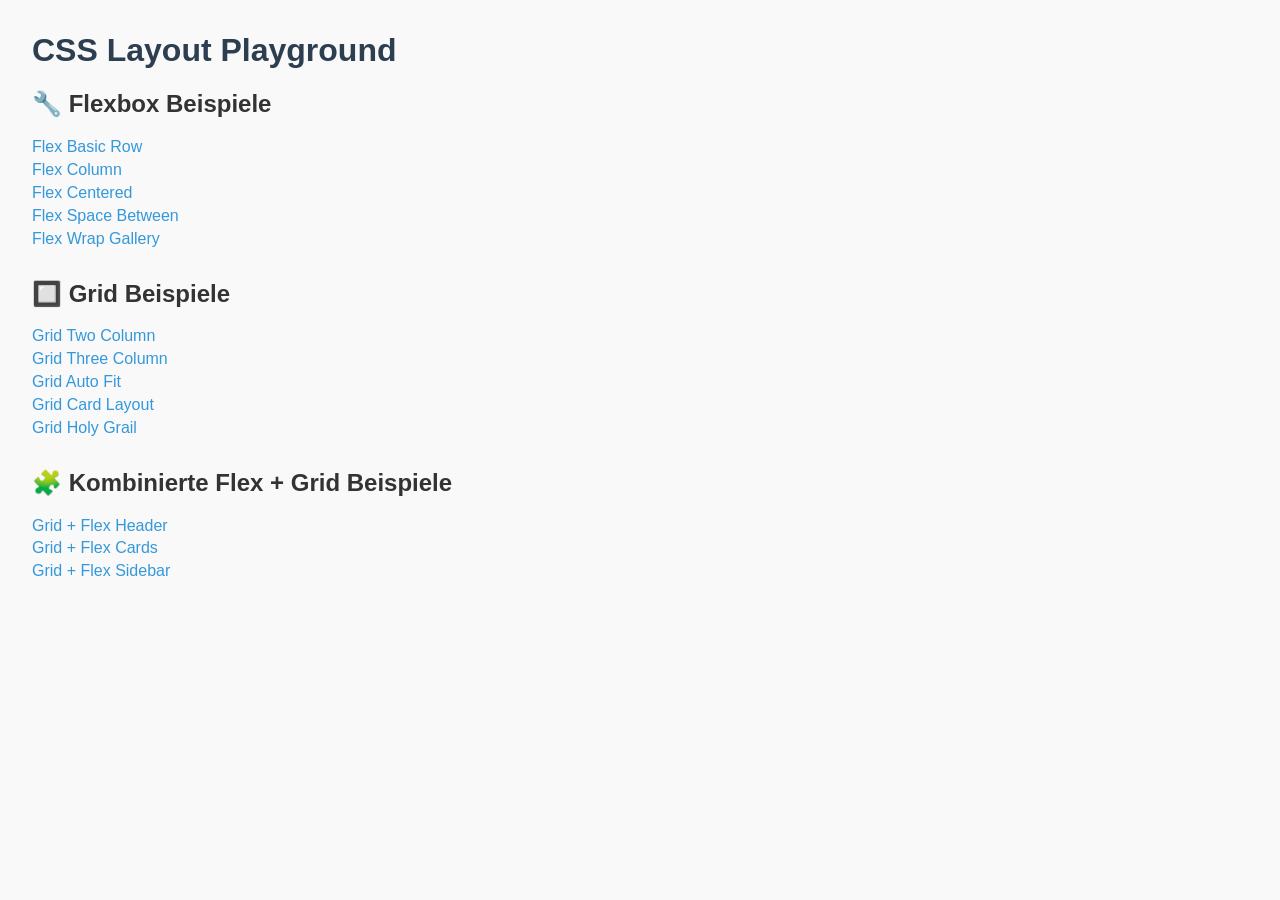
<file: 04-css-layouts/index.html>
<!DOCTYPE html>
<html lang="de">
<head>
    <meta charset="UTF-8">
    <title>CSS Layout Playground</title>
    <style>
        body {
            font-family: Arial, sans-serif;
            background: #f9f9f9;
            margin: 2rem;
            color: #333;
        }
        h1 {
            color: #2c3e50;
        }
        section {
            margin-bottom: 2rem;
        }
        ul {
            list-style: none;
            padding: 0;
        }
        li {
            margin: 0.3rem 0;
        }
        a {
            text-decoration: none;
            color: #3498db;
        }
        a:hover {
            text-decoration: underline;
        }
    </style>
</head>
<body>
    <h1>CSS Layout Playground</h1>

    <section>
        <h2>🔧 Flexbox Beispiele</h2>
        <ul>
            <li><a href="flex-basic-row.html">Flex Basic Row</a></li>
            <li><a href="flex-column.html">Flex Column</a></li>
            <li><a href="flex-centered.html">Flex Centered</a></li>
            <li><a href="flex-space-between.html">Flex Space Between</a></li>
            <li><a href="flex-wrap-gallery.html">Flex Wrap Gallery</a></li>
        </ul>
    </section>

    <section>
        <h2>🔲 Grid Beispiele</h2>
        <ul>
            <li><a href="grid-two-column.html">Grid Two Column</a></li>
            <li><a href="grid-three-column.html">Grid Three Column</a></li>
            <li><a href="grid-auto-fit.html">Grid Auto Fit</a></li>
            <li><a href="grid-card-layout.html">Grid Card Layout</a></li>
            <li><a href="grid-holy-grail.html">Grid Holy Grail</a></li>
        </ul>
    </section>

    <section>
        <h2>🧩 Kombinierte Flex + Grid Beispiele</h2>
        <ul>
            <li><a href="grid-flex-header.html">Grid + Flex Header</a></li>
            <li><a href="grid-flex-cards.html">Grid + Flex Cards</a></li>
            <li><a href="grid-flex-sidebar.html">Grid + Flex Sidebar</a></li>
        </ul>
    </section>
</body>
</html>
</file>
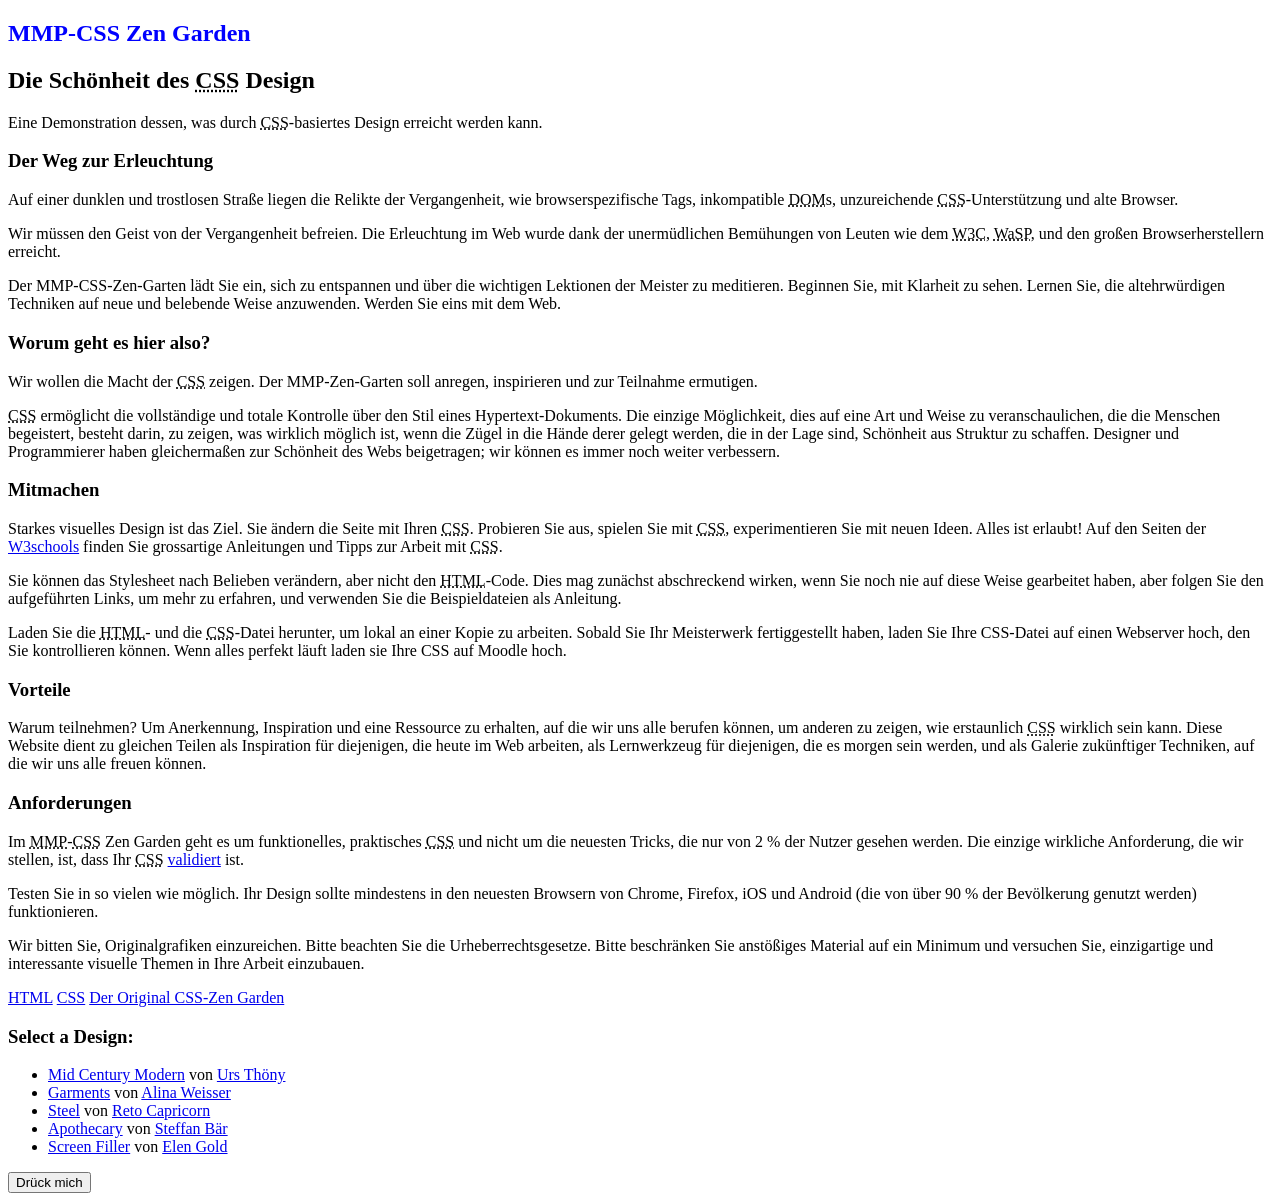
<file: 06-css-zen-garden/index.html>
<!DOCTYPE html>
<html lang="de">
  <head>
    <meta charset="utf-8" />
    <title>MMP-CSS Zen Garden: The Beauty of CSS Design</title>
    <link rel="stylesheet" media="screen" href="css/style.css" />
    <meta name="viewport" content="width=device-width, initial-scale=1.0" />
  </head>

  <body id="mmp-css-zen-garden">
    <div class="page-wrapper">
      <section class="intro" id="zen-intro">
        <header>
          <h1>MMP-CSS Zen Garden</h1>
          <h2>Die Schönheit des <abbr title="Cascading Style Sheets">CSS</abbr> Design</h2>
          <p>Eine Demonstration dessen, was durch <abbr title="Cascading Style Sheets">CSS</abbr>-basiertes Design erreicht werden kann.</p>
        </header>

        <article class="vorwort" id="zen-vorwort">
          <h3>Der Weg zur Erleuchtung</h3>
          <p>
            Auf einer dunklen und trostlosen Straße liegen die Relikte der Vergangenheit, wie browserspezifische Tags, inkompatible
            <abbr title="Document Object Model">DOM</abbr>s, unzureichende <abbr title="Cascading Style Sheets">CSS</abbr>-Unterstützung und
            alte Browser.
          </p>
          <p>
            Wir müssen den Geist von der Vergangenheit befreien. Die Erleuchtung im Web wurde dank der unermüdlichen Bemühungen von Leuten
            wie dem <abbr title="World Wide Web Consortium">W3C</abbr>, <abbr title="Web Standards Project">WaSP</abbr>, und den großen
            Browserherstellern erreicht.
          </p>
          <p>
            Der MMP-CSS-Zen-Garten lädt Sie ein, sich zu entspannen und über die wichtigen Lektionen der Meister zu meditieren. Beginnen
            Sie, mit Klarheit zu sehen. Lernen Sie, die altehrwürdigen Techniken auf neue und belebende Weise anzuwenden. Werden Sie eins
            mit dem Web.
          </p>
        </article>
      </section>

      <main class="auftrag" id="zen-auftrag">
        <article class="beschreibung" id="zen-beschreibung">
          <h3>Worum geht es hier also?</h3>
          <p>
            Wir wollen die Macht der <abbr title="Cascading Style Sheets">CSS</abbr> zeigen. Der MMP-Zen-Garten soll anregen, inspirieren
            und zur Teilnahme ermutigen.
          </p>
          <p>
            <abbr title="Cascading Style Sheets">CSS</abbr> ermöglicht die vollständige und totale Kontrolle über den Stil eines
            Hypertext-Dokuments. Die einzige Möglichkeit, dies auf eine Art und Weise zu veranschaulichen, die die Menschen begeistert,
            besteht darin, zu zeigen, was wirklich möglich ist, wenn die Zügel in die Hände derer gelegt werden, die in der Lage sind,
            Schönheit aus Struktur zu schaffen. Designer und Programmierer haben gleichermaßen zur Schönheit des Webs beigetragen; wir
            können es immer noch weiter verbessern.
          </p>
        </article>

        <article class="partizipation" id="zen-partizipation">
          <h3>Mitmachen</h3>
          <p>
            Starkes visuelles Design ist das Ziel. Sie ändern die Seite mit Ihren <abbr title="Cascading Style Sheets">CSS</abbr>. Probieren
            Sie aus, spielen Sie mit <abbr title="Cascading Style Sheets">CSS</abbr>, experimentieren Sie mit neuen Ideen. Alles ist
            erlaubt! Auf den Seiten der <a href="https://www.w3schools.com/css/default.asp">W3schools</a> finden Sie grossartige Anleitungen
            und Tipps zur Arbeit mit <abbr title="Cascading Style Sheets">CSS</abbr>.
          </p>
          <p>
            Sie können das Stylesheet nach Belieben verändern, aber nicht den <abbr title="HyperText Markup Language">HTML</abbr>-Code. Dies
            mag zunächst abschreckend wirken, wenn Sie noch nie auf diese Weise gearbeitet haben, aber folgen Sie den aufgeführten Links, um
            mehr zu erfahren, und verwenden Sie die Beispieldateien als Anleitung.
          </p>
          <p>
            Laden Sie die <abbr title="HyperText Markup Language">HTML</abbr>- und die <abbr title="Cascading Style Sheets">CSS</abbr>-Datei
            herunter, um lokal an einer Kopie zu arbeiten. Sobald Sie Ihr Meisterwerk fertiggestellt haben, laden Sie Ihre CSS-Datei auf
            einen Webserver hoch, den Sie kontrollieren können. Wenn alles perfekt läuft laden sie Ihre CSS auf Moodle hoch.
          </p>
        </article>

        <article class="vorteile" id="zen-vorteile">
          <h3>Vorteile</h3>
          <p>
            Warum teilnehmen? Um Anerkennung, Inspiration und eine Ressource zu erhalten, auf die wir uns alle berufen können, um anderen zu
            zeigen, wie erstaunlich <abbr title="Cascading Style Sheets">CSS</abbr> wirklich sein kann. Diese Website dient zu gleichen
            Teilen als Inspiration für diejenigen, die heute im Web arbeiten, als Lernwerkzeug für diejenigen, die es morgen sein werden,
            und als Galerie zukünftiger Techniken, auf die wir uns alle freuen können.
          </p>
        </article>

        <article class="voraussetzungen" id="zen-voraussetzungen">
          <h3>Anforderungen</h3>
          <p>
            Im <abbr title="MultiMedia Production">MMP</abbr>-<abbr title="Cascading Style Sheets">CSS</abbr> Zen Garden geht es um
            funktionelles, praktisches <abbr title="Cascading Style Sheets">CSS</abbr> und nicht um die neuesten Tricks, die nur von 2 % der
            Nutzer gesehen werden. Die einzige wirkliche Anforderung, die wir stellen, ist, dass Ihr
            <abbr title="Cascading Style Sheets">CSS</abbr> <a href="https://jigsaw.w3.org/css-validator/">validiert</a> ist.
          </p>
          <p>
            Testen Sie in so vielen wie möglich. Ihr Design sollte mindestens in den neuesten Browsern von Chrome, Firefox, iOS und Android
            (die von über 90 % der Bevölkerung genutzt werden) funktionieren.
          </p>
          <p>
            Wir bitten Sie, Originalgrafiken einzureichen. Bitte beachten Sie die Urheberrechtsgesetze. Bitte beschränken Sie anstößiges
            Material auf ein Minimum und versuchen Sie, einzigartige und interessante visuelle Themen in Ihre Arbeit einzubauen.
          </p>
        </article>
      </main>

      <footer>
        <a href="https://validator.w3.org" title="Kontrolliert die Validität des HTML-Codes" class="zen-validate-html">HTML</a>
        <a href="https://jigsaw.w3.org/css-validator/" title="Kontrolliert die Validität des CSS-Codes" class="zen-validate-css">CSS</a>
        <a href="http://csszengarden.com" title="Der Original CSS-Zen Garden" class="zen-original">Der Original CSS-Zen Garden</a>
      </footer>

      <aside class="sidebar">
        <div class="wrapper">
          <div class="design-auswahl" id="zen-design-auswahl">
            <h3 class="auswahl">Select a Design:</h3>
            <nav>
              <ul>
                <li><a href="#" class="design-name">Mid Century Modern</a> von <a href="#" class="designer-name">Urs Thöny</a></li>
                <li><a href="#" class="design-name">Garments</a> von <a href="#" class="designer-name">Alina Weisser</a></li>
                <li><a href="#" class="design-name">Steel</a> von <a href="#" class="designer-name">Reto Capricorn</a></li>
                <li><a href="#" class="design-name">Apothecary</a> von <a href="#" class="designer-name">Steffan Bär</a></li>
                <li><a href="#" class="design-name">Screen Filler</a> von <a href="#" class="designer-name">Elen Gold</a></li>
              </ul>
            </nav>
            <button id="zenBtn" class="button" aria-label="Klick">Drück mich</button>
          </div>
        </div>
      </aside>
    </div>
    <script src="js/script.js" defer></script>
  </body>
</html>
</file>
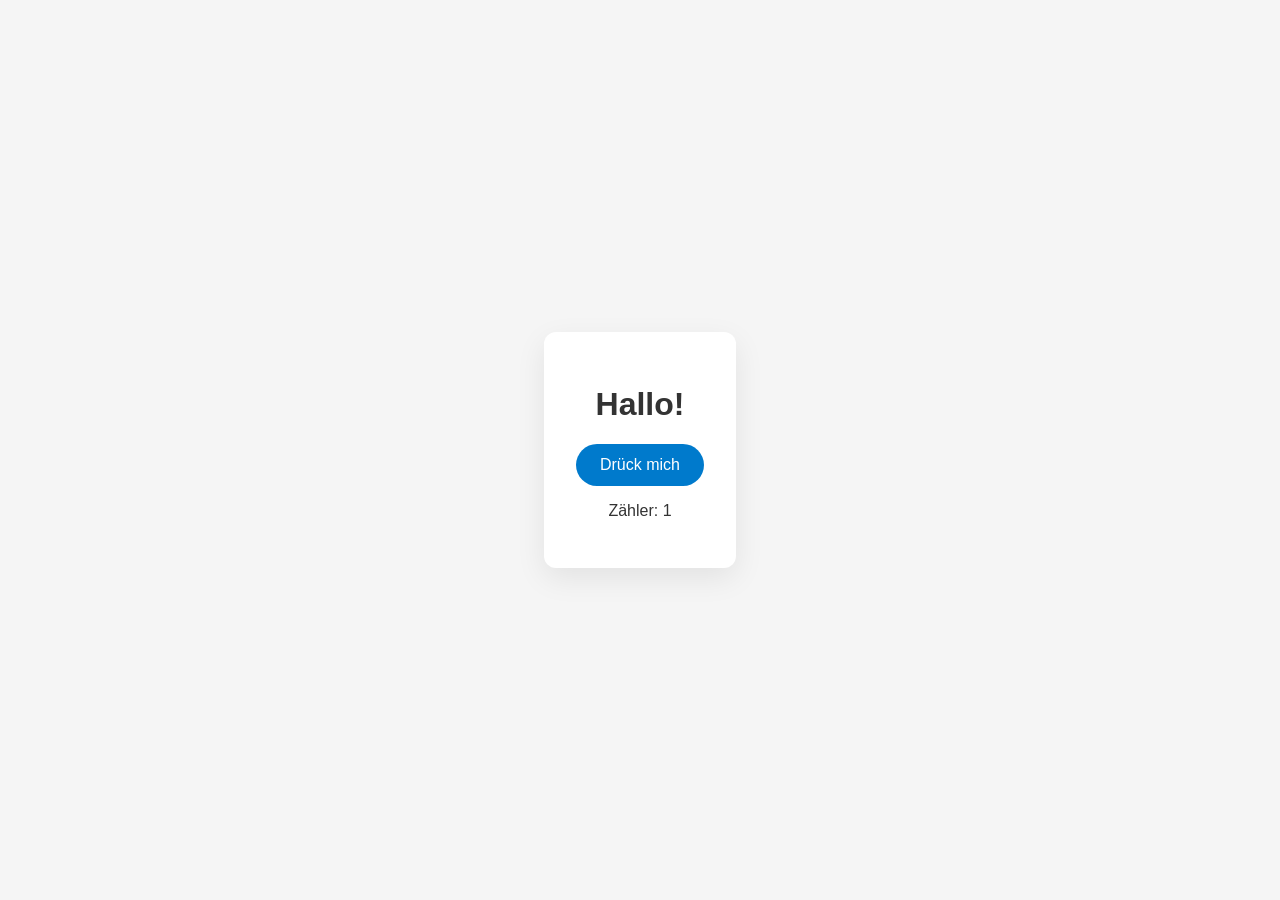
<file: 01-html-basics/examples/index.html>
<!DOCTYPE html>
<html lang="de">
  <head>
    <meta charset="UTF-8" />
    <meta name="viewport" content="width=device-width, initial-scale=1.0" />
    <title>Eine einfache HTML-Seite</title>
    <link rel="stylesheet" href="css/style.css" />
  </head>
  <body>
    <main class="card">
      <h1>Hallo!</h1>
      <button class="primary-button" type="button">Drück mich</button>
      <p>Zähler: <span id="counter-value">1</span></p>
    </main>
    <script src="js/script.js"></script>
  </body>
</html>
</file>
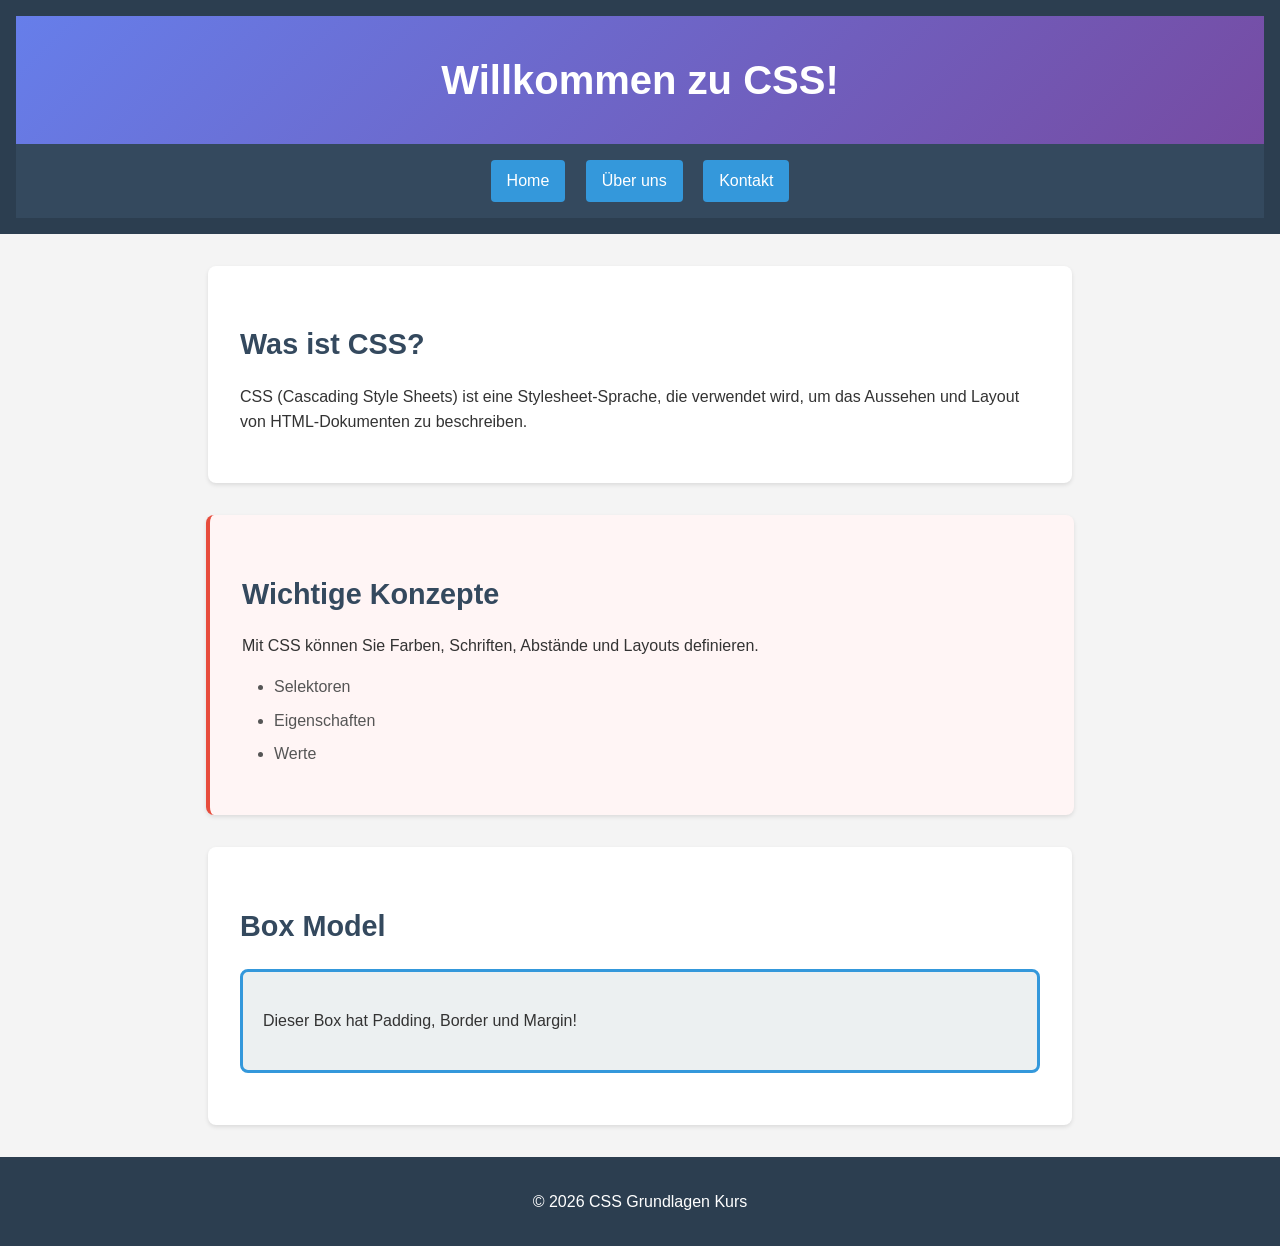
<file: 02-css-basics/examples/index.html>
<!DOCTYPE html>
<html lang="de">
<head>
    <meta charset="UTF-8">
    <meta name="viewport" content="width=device-width, initial-scale=1.0">
    <title>CSS Grundlagen - Beispiel</title>
    <link rel="stylesheet" href="css/style.css">
</head>
<body>
    <header>
        <h1 id="main-title">Willkommen zu CSS!</h1>
        <nav>
            <a href="#" class="nav-link">Home</a>
            <a href="#" class="nav-link">Über uns</a>
            <a href="#" class="nav-link">Kontakt</a>
        </nav>
    </header>

    <main>
        <section class="card">
            <h2>Was ist CSS?</h2>
            <p>CSS (Cascading Style Sheets) ist eine Stylesheet-Sprache, die verwendet wird, um das Aussehen und Layout von HTML-Dokumenten zu beschreiben.</p>
        </section>

        <section class="card highlight">
            <h2>Wichtige Konzepte</h2>
            <p>Mit CSS können Sie Farben, Schriften, Abstände und Layouts definieren.</p>
            <ul>
                <li class="list-item">Selektoren</li>
                <li class="list-item">Eigenschaften</li>
                <li class="list-item">Werte</li>
            </ul>
        </section>

        <section class="card">
            <h2>Box Model</h2>
            <div class="box-example">
                <p>Dieser Box hat Padding, Border und Margin!</p>
            </div>
        </section>
    </main>

    <footer>
        <p>&copy; 2026 CSS Grundlagen Kurs</p>
    </footer>
</body>
</html>
</file>
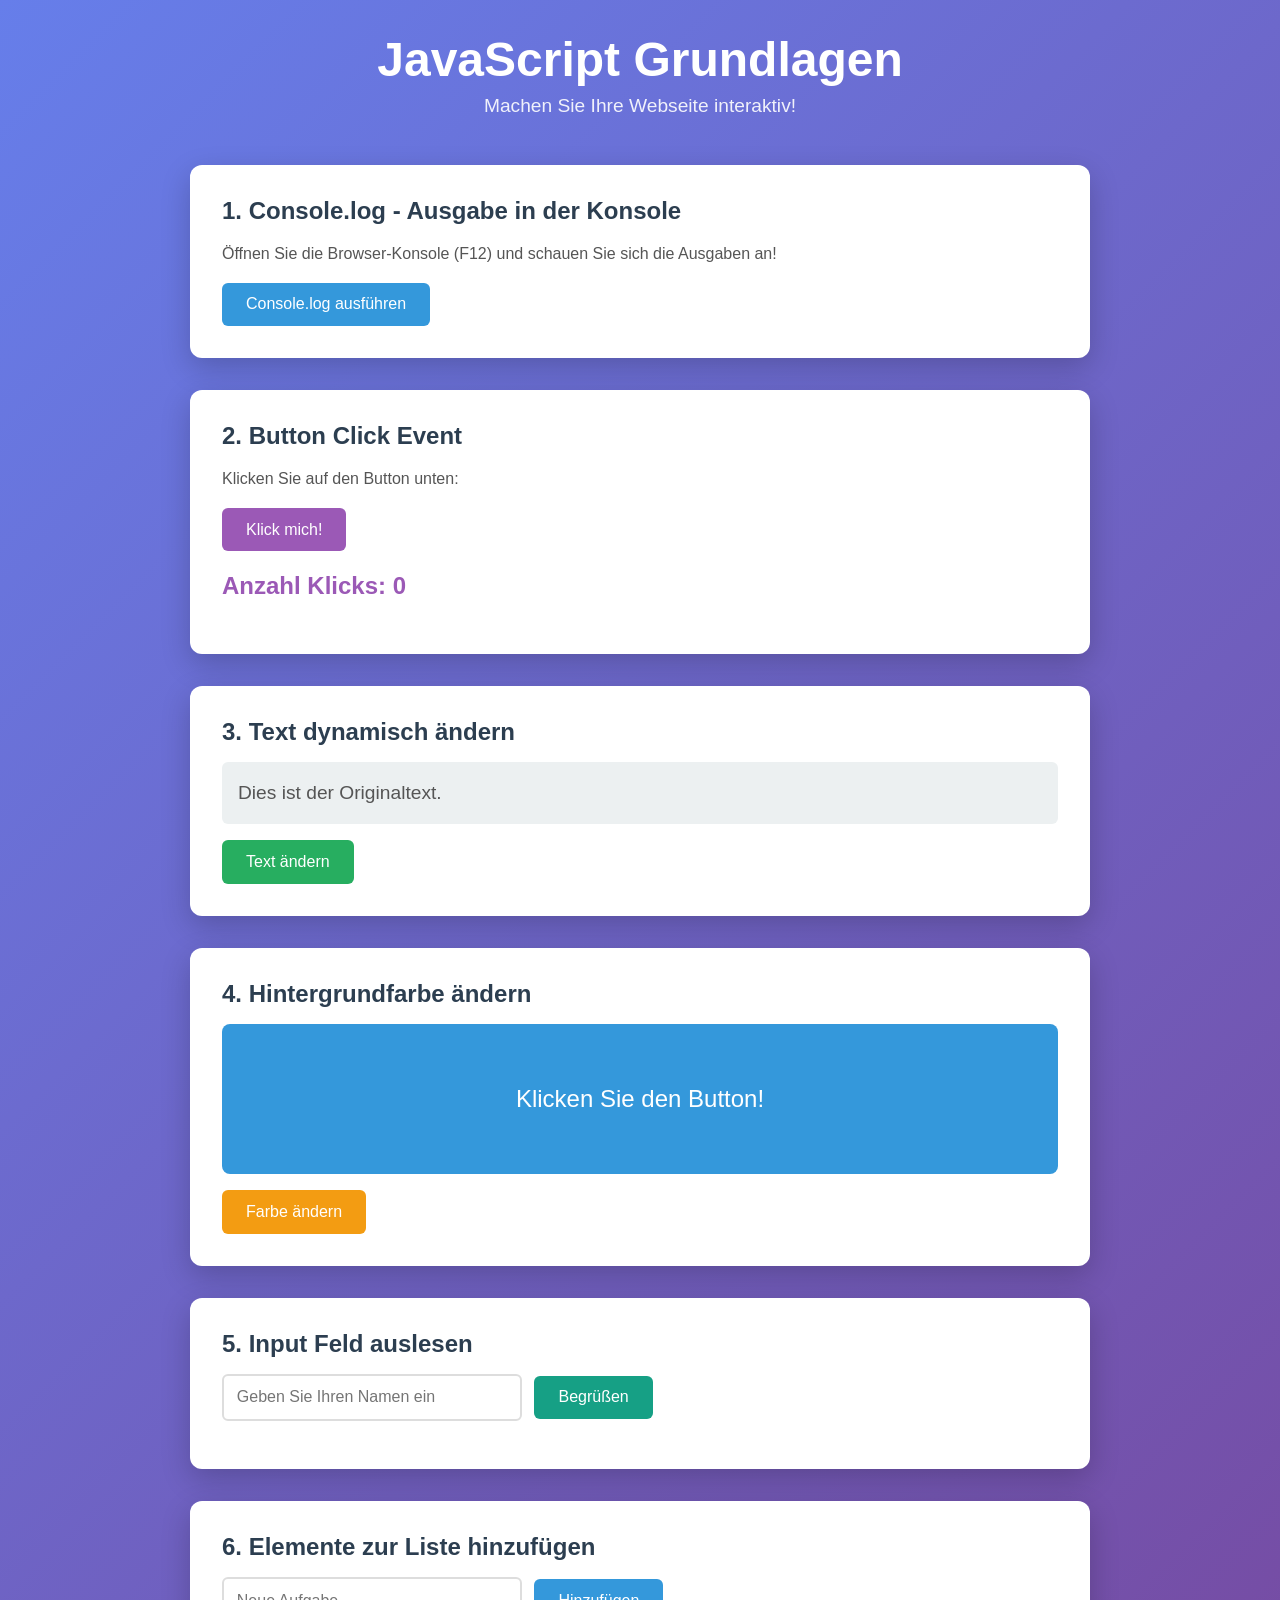
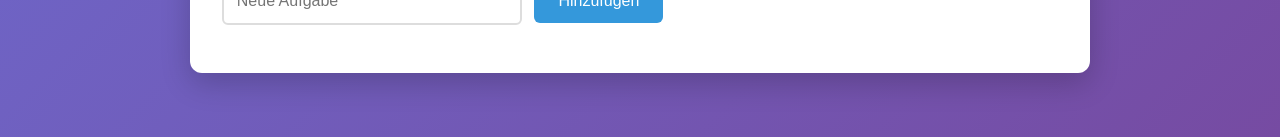
<file: 03-js-basics/examples/index.html>
<!DOCTYPE html>
<html lang="de">
<head>
    <meta charset="UTF-8">
    <meta name="viewport" content="width=device-width, initial-scale=1.0">
    <title>JavaScript Grundlagen - Beispiel</title>
    <link rel="stylesheet" href="css/style.css">
</head>
<body>
    <div class="container">
        <header>
            <h1>JavaScript Grundlagen</h1>
            <p class="subtitle">Machen Sie Ihre Webseite interaktiv!</p>
        </header>

        <main>
            <!-- Beispiel 1: Console.log -->
            <section class="card">
                <h2>1. Console.log - Ausgabe in der Konsole</h2>
                <p>Öffnen Sie die Browser-Konsole (F12) und schauen Sie sich die Ausgaben an!</p>
                <button id="console-button" class="btn">Console.log ausführen</button>
            </section>

            <!-- Beispiel 2: Button Click -->
            <section class="card">
                <h2>2. Button Click Event</h2>
                <p>Klicken Sie auf den Button unten:</p>
                <button id="click-button" class="btn btn-primary">Klick mich!</button>
                <p id="click-count">Anzahl Klicks: 0</p>
            </section>

            <!-- Beispiel 3: Text ändern -->
            <section class="card">
                <h2>3. Text dynamisch ändern</h2>
                <p id="dynamic-text">Dies ist der Originaltext.</p>
                <button id="change-text-button" class="btn btn-success">Text ändern</button>
            </section>

            <!-- Beispiel 4: Farbe ändern -->
            <section class="card">
                <h2>4. Hintergrundfarbe ändern</h2>
                <div id="color-box" class="color-box">
                    Klicken Sie den Button!
                </div>
                <button id="color-button" class="btn btn-warning">Farbe ändern</button>
            </section>

            <!-- Beispiel 5: Input Feld -->
            <section class="card">
                <h2>5. Input Feld auslesen</h2>
                <input type="text" id="name-input" placeholder="Geben Sie Ihren Namen ein">
                <button id="greet-button" class="btn btn-info">Begrüßen</button>
                <p id="greeting"></p>
            </section>

            <!-- Beispiel 6: Liste hinzufügen -->
            <section class="card">
                <h2>6. Elemente zur Liste hinzufügen</h2>
                <input type="text" id="todo-input" placeholder="Neue Aufgabe">
                <button id="add-todo-button" class="btn">Hinzufügen</button>
                <ul id="todo-list"></ul>
            </section>
        </main>
    </div>

    <!-- JavaScript-Datei IMMER am Ende des Body einbinden! -->
    <script src="js/script.js"></script>
</body>
</html>
</file>
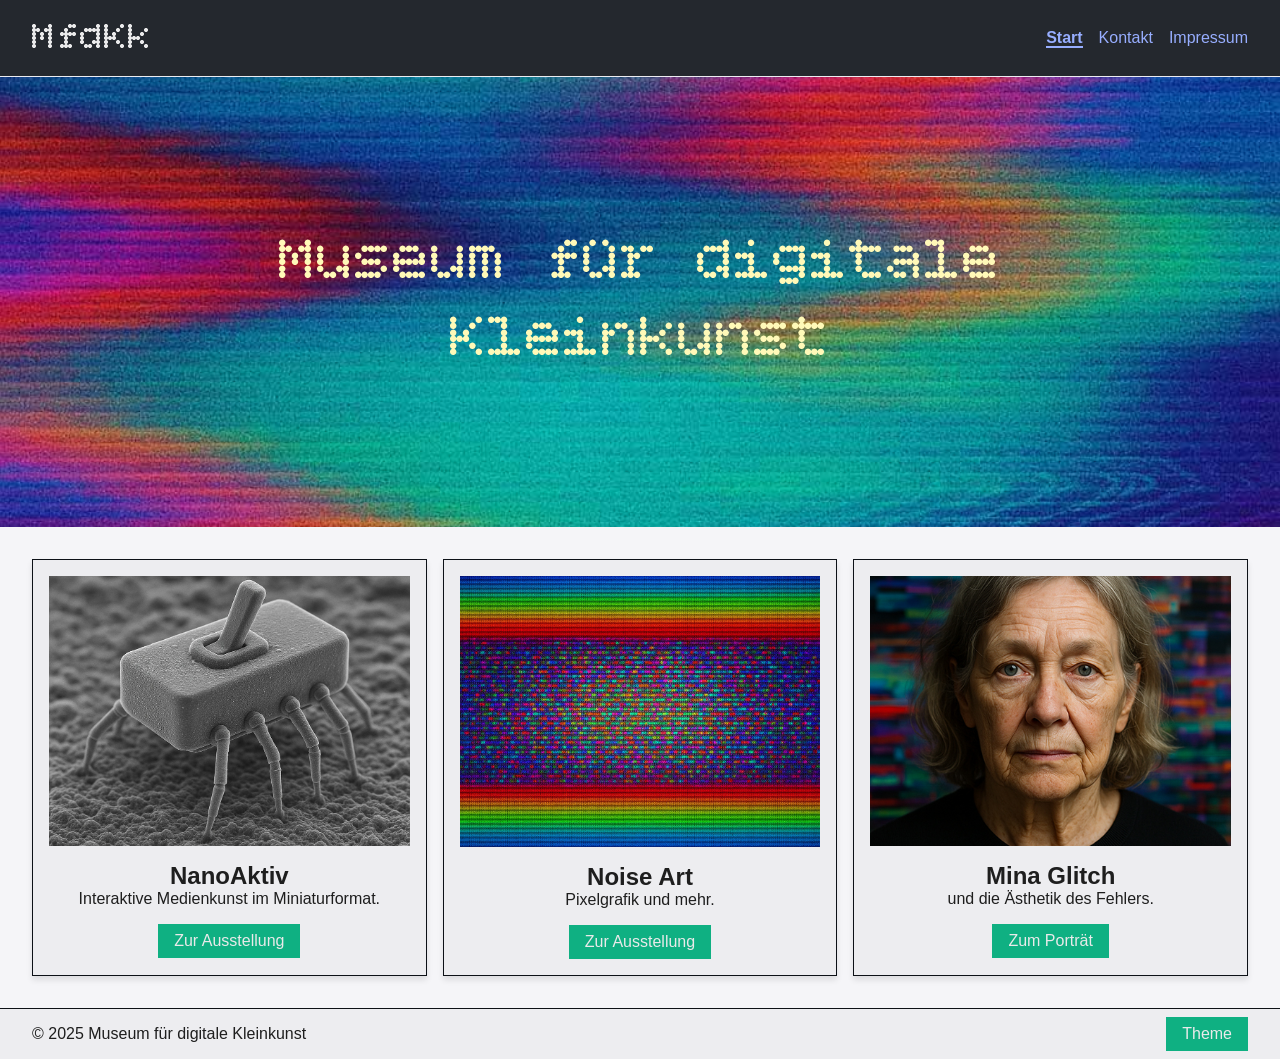
<file: 05-project-museum/examples/index.html>
<!DOCTYPE html>
<html lang="de">
  <head>
    <meta charset="UTF-8" />
    <meta name="viewport" content="width=device-width, initial-scale=1.0" />
    <title>Museum für digitale Kleinkunst</title>
    <link rel="stylesheet" href="css/style.css" />
  </head>
  <body data-theme="light">
    <nav class="topnav">
      <div class="logo">MfdKk</div>
      <ul>
        <li><a href="index.html" class="active">Start</a></li>
        <li><a href="kontakt.html">Kontakt</a></li>
        <li><a href="impressum.html">Impressum</a></li>
      </ul>
    </nav>

    <header class="hero">
      <div>
        <h1>Museum für digitale<br />Kleinkunst</h1>
      </div>
      <img src="img/hero.jpg" alt="Flimmern" />
    </header>

    <main>
      <section class="card-grid">
        <article class="card">
          <img src="img/nanoaktiv/title.jpg" alt="NanoAktiv" />
          <h2>NanoAktiv</h2>
          <p>Interaktive Medienkunst im Miniaturformat.</p>
          <a href="ausstellung-einzeln.html" class="button">Zur Ausstellung</a>
        </article>
        <article class="card">
          <img src="img/noise_art/title.jpg" alt="Noise Art" />
          <h2>Noise Art</h2>
          <p>Pixelgrafik und mehr.</p>
          <a href="ausstellung-einzeln.html" class="button">Zur Ausstellung</a>
        </article>
        <article class="card">
          <img src="img/mina_glitch/mina_glitch.jpg" alt="Mina Glitch" />
          <h2>Mina Glitch</h2>
          <p>und die Ästhetik des Fehlers.</p>
          <a href="kuenstler-einzeln.html" class="button">Zum Porträt</a>
        </article>
      </section>
    </main>
    <footer>
      <p>&copy; 2025 Museum für digitale Kleinkunst</p>
      <button id="toggle-theme" class="button" aria-label="Thema umschalten">Theme</button>
    </footer>
    <script src="js/theme-toggle.js" defer></script>
  </body>
</html>
</file>
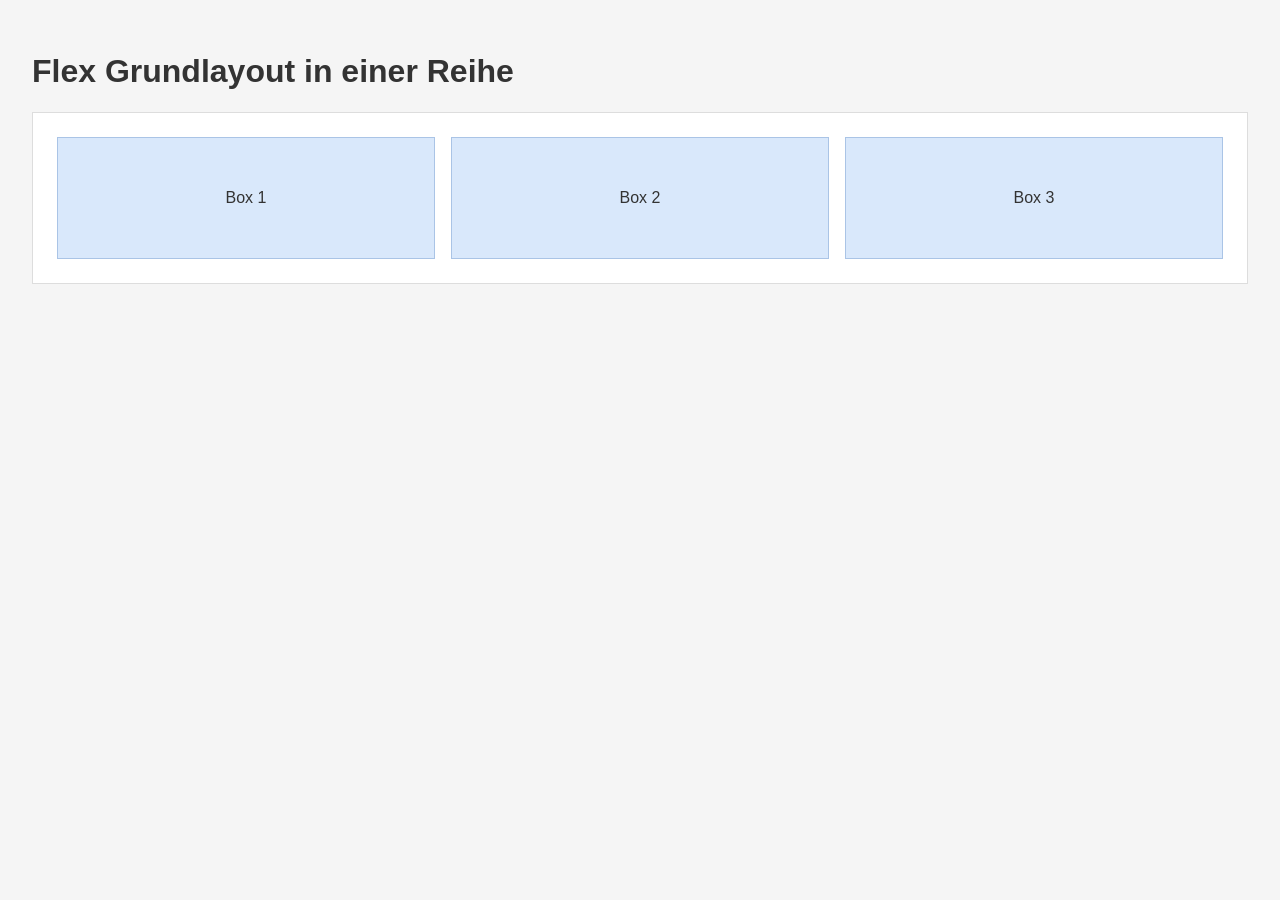
<file: 04-css-layouts/flex-basic-row.html>
<!DOCTYPE html>
<html lang="de">
  <head>
    <meta charset="UTF-8" />
    <title>Flex Basic Row</title>
    <style>
      body {
        font-family: Arial, sans-serif;
        margin: 0;
        padding: 2rem;
        background: #f5f5f5;
        color: #333;
      }

      .layout {
        display: flex;
        gap: 1rem;
        background: #fff;
        padding: 1.5rem;
        border: 1px solid #ddd;
      }

      .box {
        flex: 1;
        min-height: 120px;
        background: #d9e8fb;
        border: 1px solid #aac4e6;
        display: flex;
        align-items: center;
        justify-content: center;
      }
    </style>
  </head>
  <!--
  Diese Datei demonstriert die Verwendung von Flexbox mit horizontaler Anordnung der Boxen. Die Eigenschaft `justify-content: flex-start` sorgt dafür, dass alle Elemente am linken Rand beginnen.

  Verwendete Techniken:
  - CSS Flexbox oder Grid (siehe CSS-Regeln im Style-Bereich)
  - Strukturierung mit semantischem HTML
  - Zentrierung, Verteilung oder responsives Layout
  -->
  <body>
    <h1>Flex Grundlayout in einer Reihe</h1>
    <div class="layout">
      <div class="box">Box 1</div>
      <div class="box">Box 2</div>
      <div class="box">Box 3</div>
    </div>
  </body>
</html>
</file>
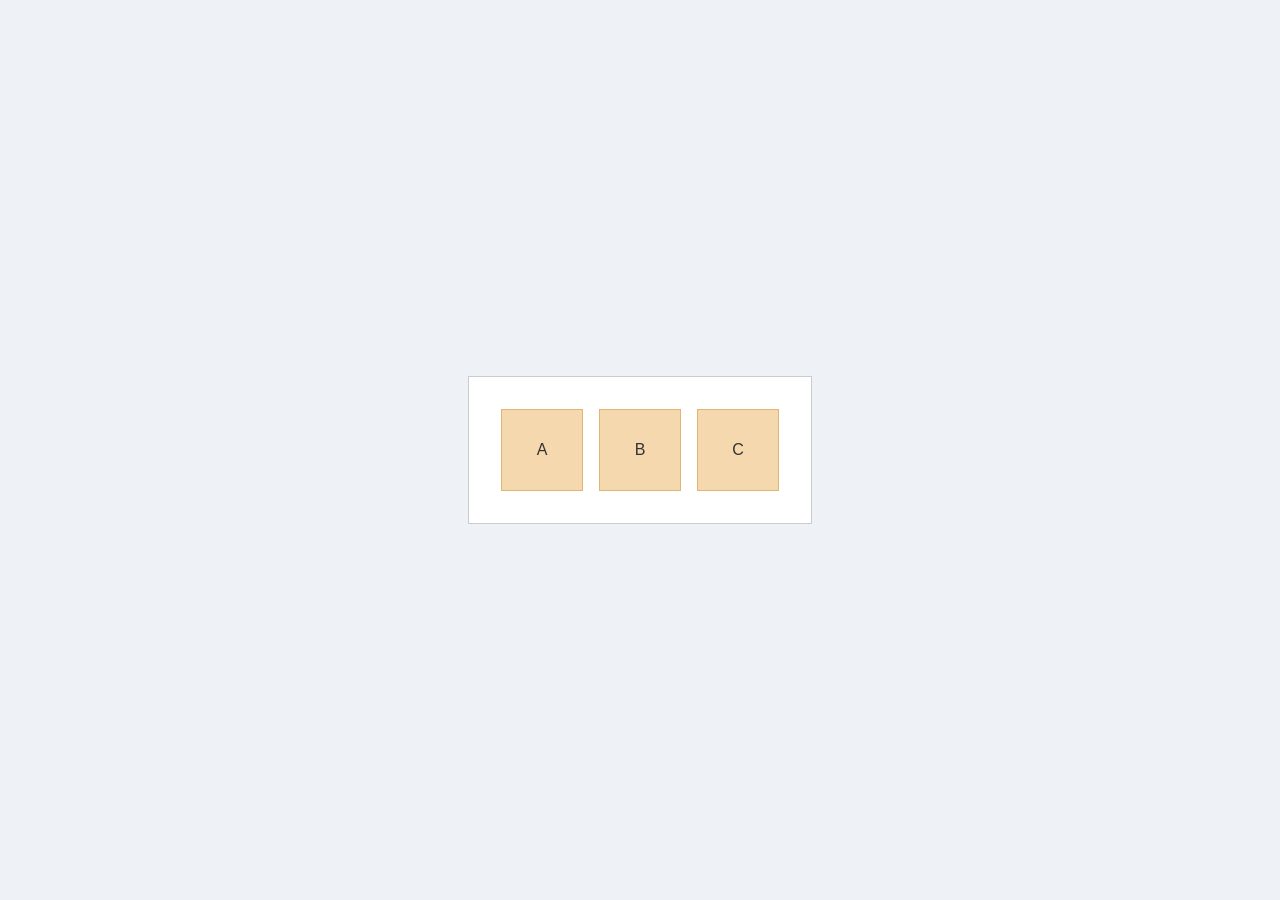
<file: 04-css-layouts/flex-centered.html>
<!DOCTYPE html>
<html lang="de">
  <head>
    <meta charset="UTF-8" />
    <title>Flex Centered Layout</title>
    <style>
      body {
        font-family: Arial, sans-serif;
        height: 100vh;
        margin: 0;
        display: flex;
        align-items: center;
        justify-content: center;
        background: #eef2f7;
        color: #333;
      }

      .layout {
        display: flex;
        align-items: center;
        justify-content: center;
        gap: 1rem;
        padding: 2rem;
        background: #fff;
        border: 1px solid #ccc;
      }

      .box {
        width: 80px;
        height: 80px;
        background: #f6d8ae;
        border: 1px solid #e2b574;
        display: flex;
        align-items: center;
        justify-content: center;
      }
    </style>
  </head>
  <!--
  Diese Seite zeigt, wie man Elemente mit Flexbox zentriert – sowohl vertikal als auch horizontal mit `justify-content: center` und `align-items: center`.

  Verwendete Techniken:
  - CSS Flexbox oder Grid (siehe CSS-Regeln im Style-Bereich)
  - Strukturierung mit semantischem HTML
  - Zentrierung, Verteilung oder responsives Layout
  -->
  <body>
    <div class="layout">
      <div class="box">A</div>
      <div class="box">B</div>
      <div class="box">C</div>
    </div>
  </body>
</html>
</file>
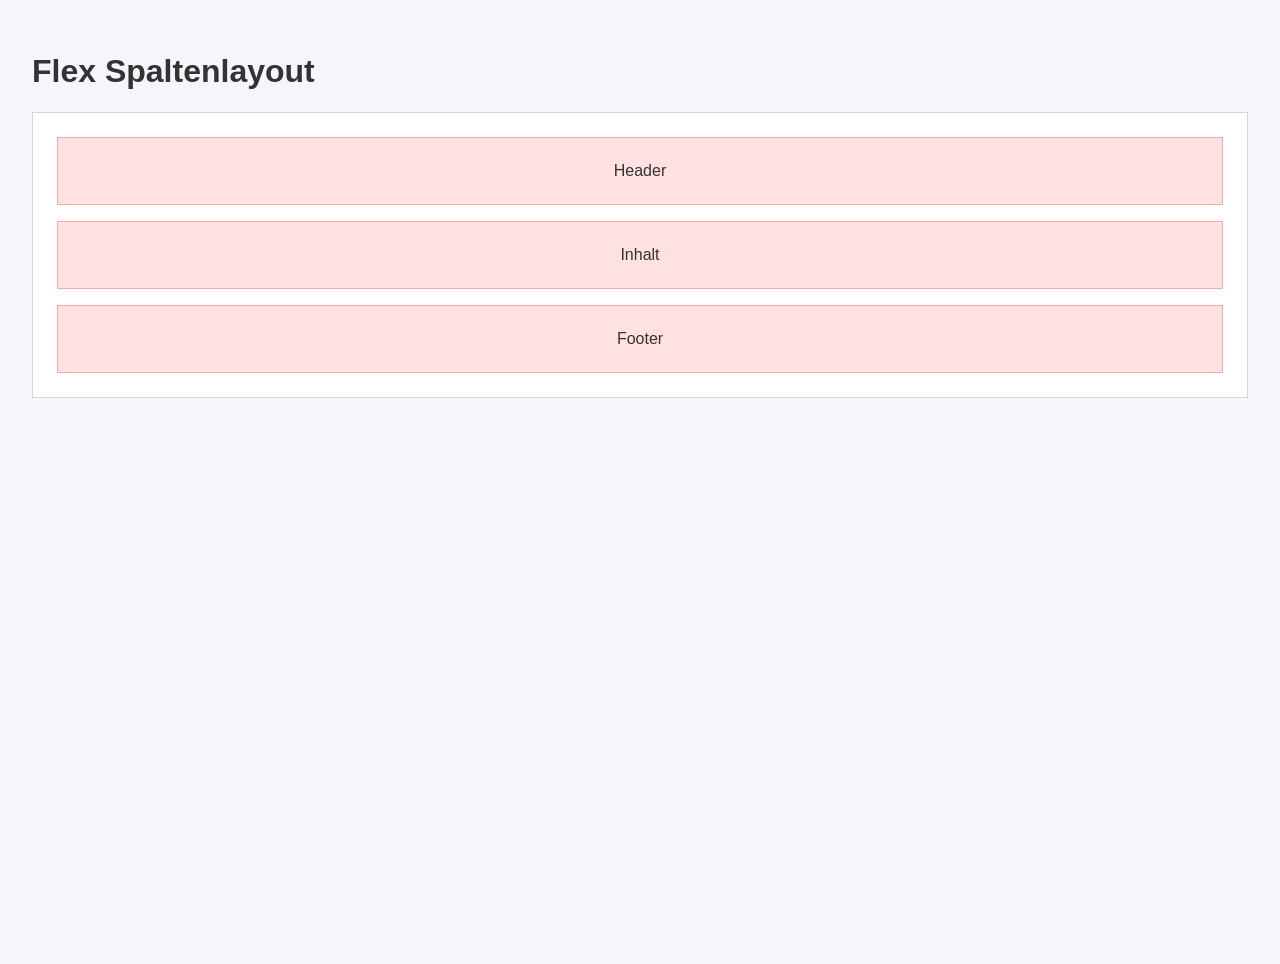
<file: 04-css-layouts/flex-column.html>
<!DOCTYPE html>
<html lang="de">
  <head>
    <meta charset="UTF-8" />
    <title>Flex Column Layout</title>
    <style>
      body {
        font-family: Arial, sans-serif;
        margin: 0;
        padding: 2rem;
        background: #f4f6fb;
        color: #333;
        min-height: 100vh;
      }

      .layout {
        display: flex;
        flex-direction: column;
        gap: 1rem;
        background: #fff;
        padding: 1.5rem;
        border: 1px solid #d0d7de;
      }

      .box {
        padding: 1.5rem;
        background: #ffe1e1;
        border: 1px solid #f3a9a9;
        text-align: center;
      }
    </style>
  </head>
  <!--
  Hier wird `flex-direction: column` verwendet, um die Boxen vertikal untereinander anzuordnen. Das ist nützlich für mobile Layouts oder Seitenleisten.

  Verwendete Techniken:
  - CSS Flexbox oder Grid (siehe CSS-Regeln im Style-Bereich)
  - Strukturierung mit semantischem HTML
  - Zentrierung, Verteilung oder responsives Layout
  -->
  <body>
    <h1>Flex Spaltenlayout</h1>
    <div class="layout">
      <div class="box">Header</div>
      <div class="box">Inhalt</div>
      <div class="box">Footer</div>
    </div>
  </body>
</html>
</file>
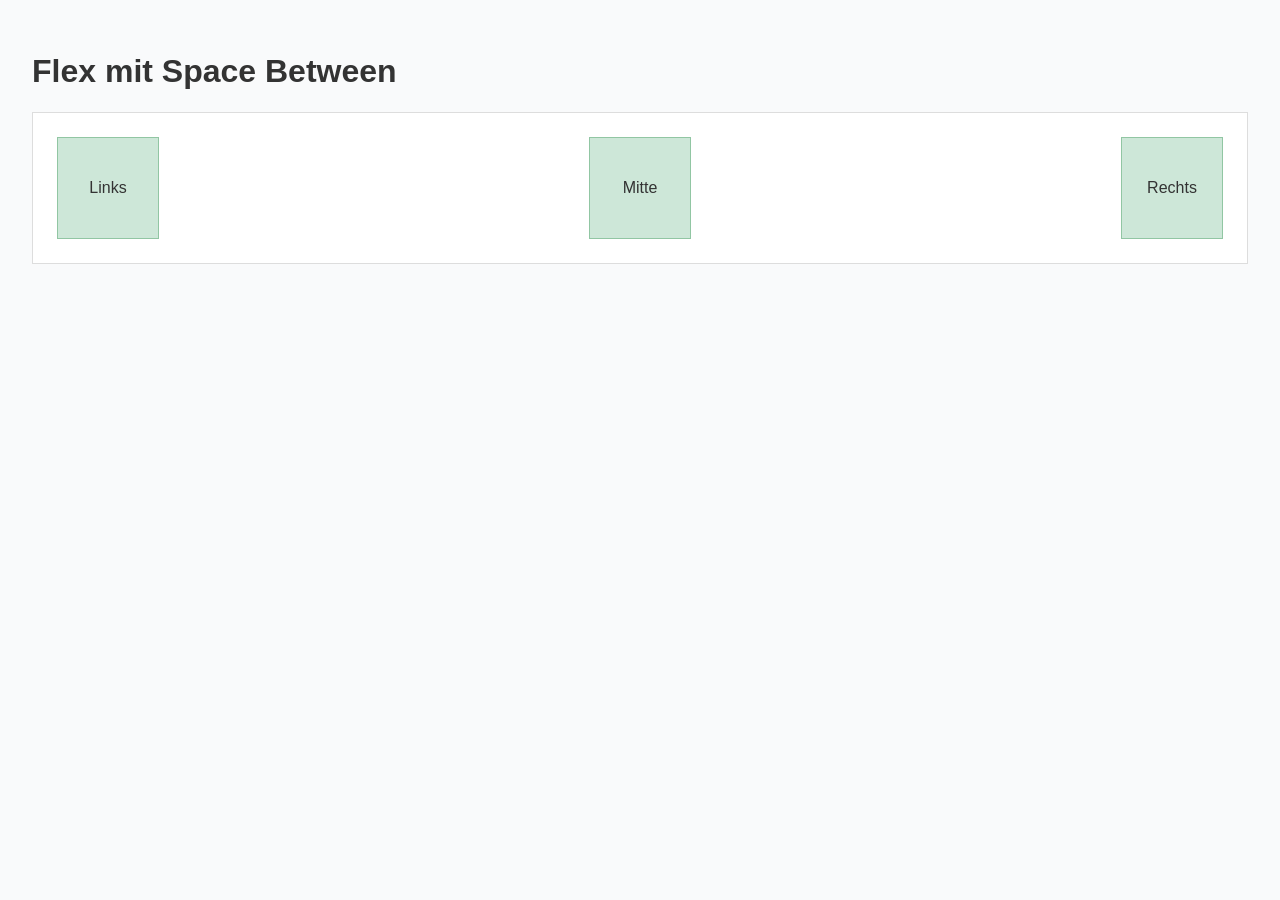
<file: 04-css-layouts/flex-space-between.html>
<!DOCTYPE html>
<html lang="de">
  <head>
    <meta charset="UTF-8" />
    <title>Flex Space Between</title>
    <style>
      body {
        font-family: Arial, sans-serif;
        margin: 0;
        padding: 2rem;
        background: #f9fafb;
        color: #333;
      }

      .layout {
        display: flex;
        justify-content: space-between;
        align-items: center;
        background: #fff;
        padding: 1.5rem;
        border: 1px solid #ddd;
      }

      .box {
        width: 100px;
        height: 100px;
        background: #cde7d8;
        border: 1px solid #91c6a3;
        display: flex;
        align-items: center;
        justify-content: center;
      }
    </style>
  </head>

  <!-- 
  display: flex;
  Dies aktiviert Flexbox im Container .layout. Alle direkten Kinder (.box) werden nun als Flex-Items behandelt.

  justify-content: space-between;
  Dies steuert die horizontale Verteilung (Hauptachse bei flex-direction: row):
    •	Das erste Element wird ganz links
    •	Das letzte ganz rechts
    •	Alle anderen werden gleichmässig dazwischen verteilt

  align-items: center;
  Dies steuert die vertikale Ausrichtung (Querachse):
    •	Alle .box-Elemente werden zentriert entlang der Höhe des Containers.

  Ergebnis:
  Die drei Boxen erscheinen horizontal nebeneinander, mit gleichmässigem Abstand zwischen den Boxen – aber nicht vor der ersten oder nach der letzten Box. -->

  <body>
    <h1>Flex mit Space Between</h1>
    <div class="layout">
      <div class="box">Links</div>
      <div class="box">Mitte</div>
      <div class="box">Rechts</div>
    </div>
  </body>
</html>
</file>
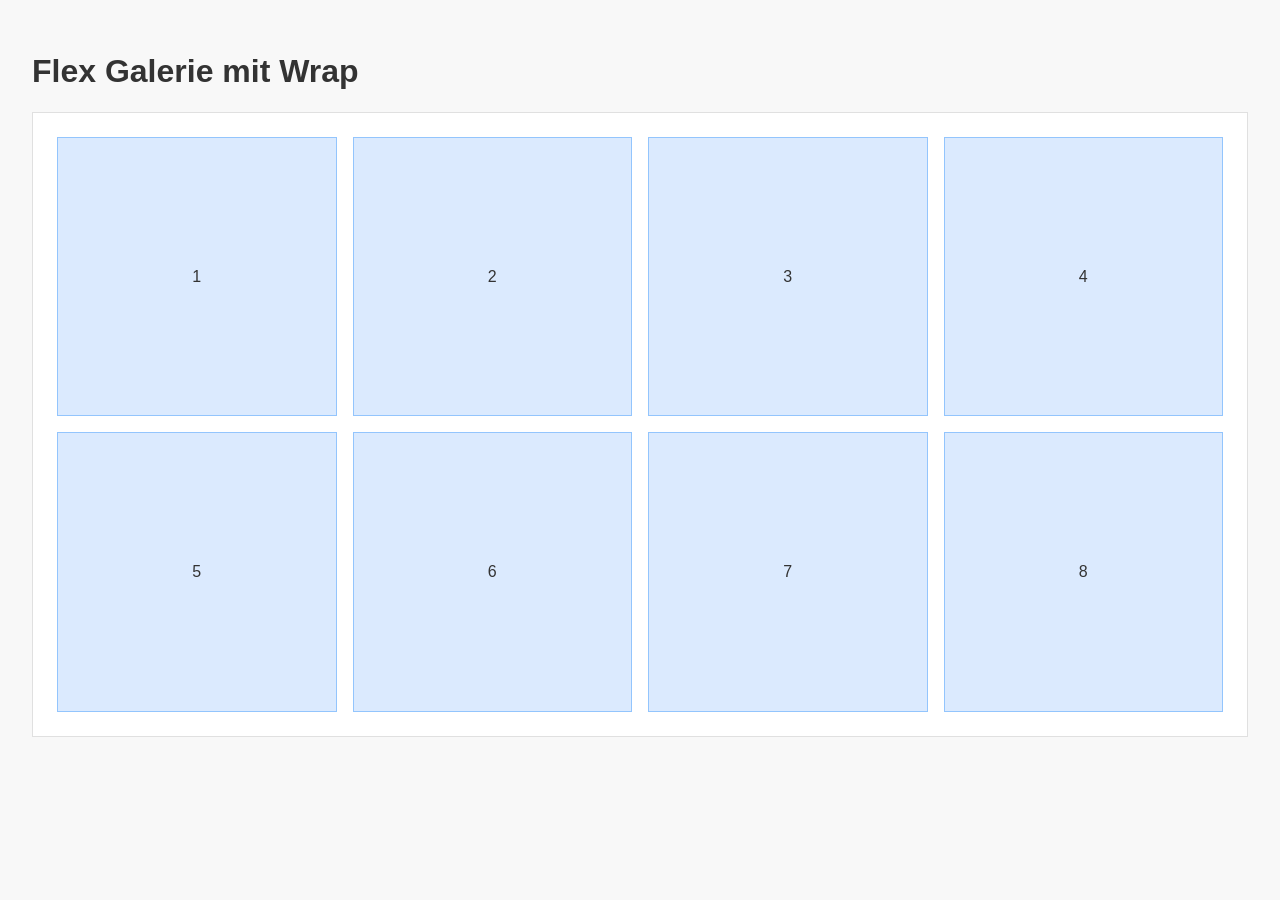
<file: 04-css-layouts/flex-wrap-gallery.html>
<!DOCTYPE html>
<html lang="de">
  <head>
    <meta charset="UTF-8" />
    <title>Flex Wrap Galerie</title>
    <style>
      body {
        font-family: Arial, sans-serif;
        margin: 0;
        padding: 2rem;
        background: #f8f8f8;
        color: #333;
      }

      .layout {
        display: flex;
        flex-wrap: wrap;
        gap: 1rem;
        background: #fff;
        padding: 1.5rem;
        border: 1px solid #e0e0e0;
      }

      .box {
        flex: 1 1 calc(25% - 1rem);
        min-width: 140px;
        aspect-ratio: 1 / 1;
        background: #dbeafe;
        border: 1px solid #93c5fd;
        display: flex;
        align-items: center;
        justify-content: center;
      }
    </style>
  </head>
  <!--
  Hier wird `flex-wrap: wrap` verwendet, um eine Galerie zu bauen, bei der sich die Boxen automatisch umbrechen, wenn der Platz nicht ausreicht.

  Verwendete Techniken:
  - CSS Flexbox oder Grid (siehe CSS-Regeln im Style-Bereich)
  - Strukturierung mit semantischem HTML
  - Zentrierung, Verteilung oder responsives Layout
  -->
  <body>
    <h1>Flex Galerie mit Wrap</h1>
    <div class="layout">
      <div class="box">1</div>
      <div class="box">2</div>
      <div class="box">3</div>
      <div class="box">4</div>
      <div class="box">5</div>
      <div class="box">6</div>
      <div class="box">7</div>
      <div class="box">8</div>
    </div>
  </body>
</html>
</file>
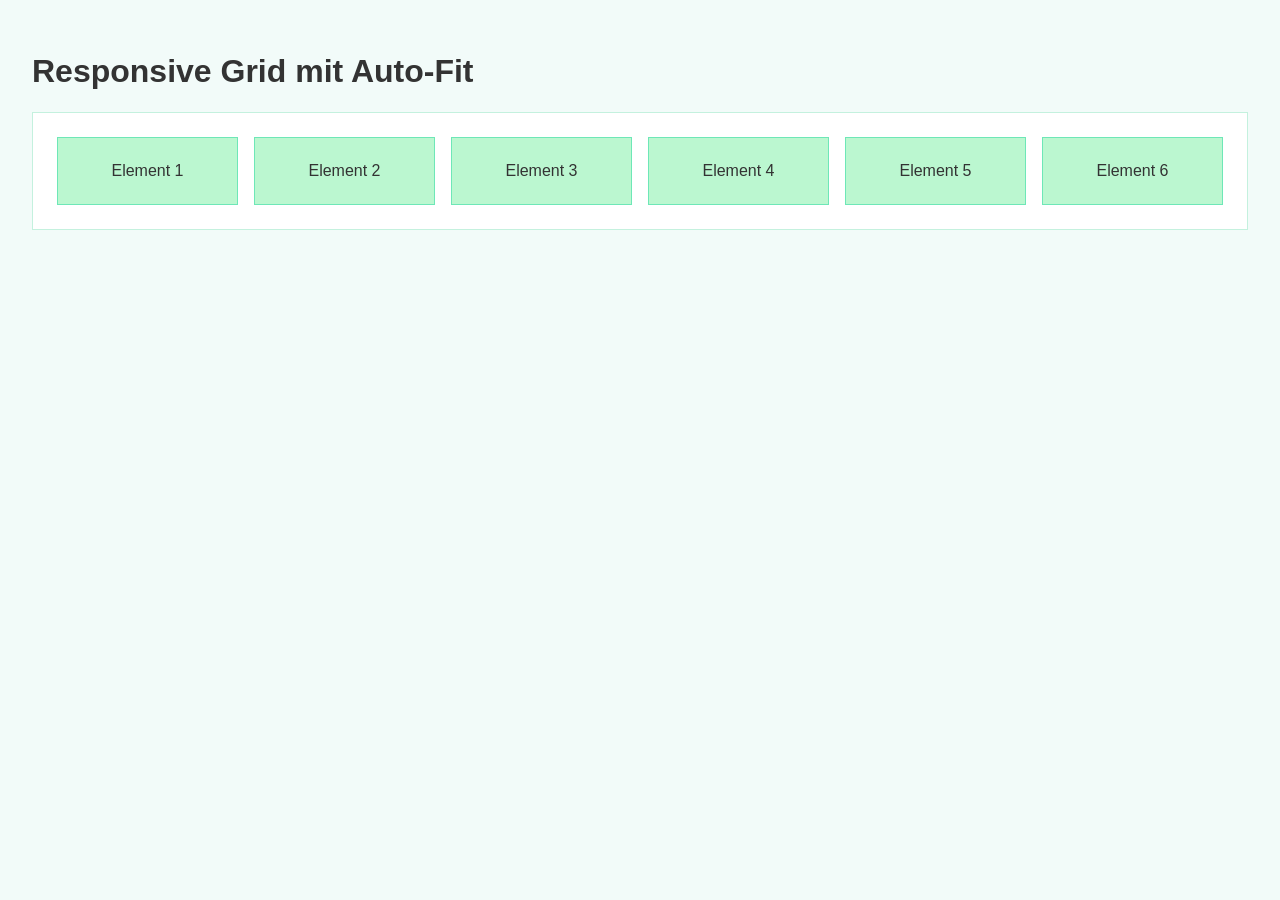
<file: 04-css-layouts/grid-auto-fit.html>
<!DOCTYPE html>
<html lang="de">
  <head>
    <meta charset="UTF-8" />
    <title>Grid Auto-Fit</title>
    <style>
      body {
        font-family: Arial, sans-serif;
        margin: 0;
        padding: 2rem;
        background: #f2fbf9;
        color: #333;
      }

      .layout {
        display: grid;
        grid-template-columns: repeat(auto-fit, minmax(160px, 1fr));
        gap: 1rem;
        background: #fff;
        padding: 1.5rem;
        border: 1px solid #c4f1de;
      }

      .box {
        padding: 1.5rem;
        background: #bbf7d0;
        border: 1px solid #6ee7b7;
        text-align: center;
      }
    </style>
  </head>
  <!--
  Verwendung von `auto-fit` mit `minmax()` für ein responsives Grid, das sich automatisch an die Bildschirmbreite anpasst.

  Verwendete Techniken:
  - CSS Flexbox oder Grid (siehe CSS-Regeln im Style-Bereich)
  - Strukturierung mit semantischem HTML
  - Zentrierung, Verteilung oder responsives Layout
  -->
  <body>
    <h1>Responsive Grid mit Auto-Fit</h1>
    <div class="layout">
      <div class="box">Element 1</div>
      <div class="box">Element 2</div>
      <div class="box">Element 3</div>
      <div class="box">Element 4</div>
      <div class="box">Element 5</div>
      <div class="box">Element 6</div>
    </div>
  </body>
</html>
</file>
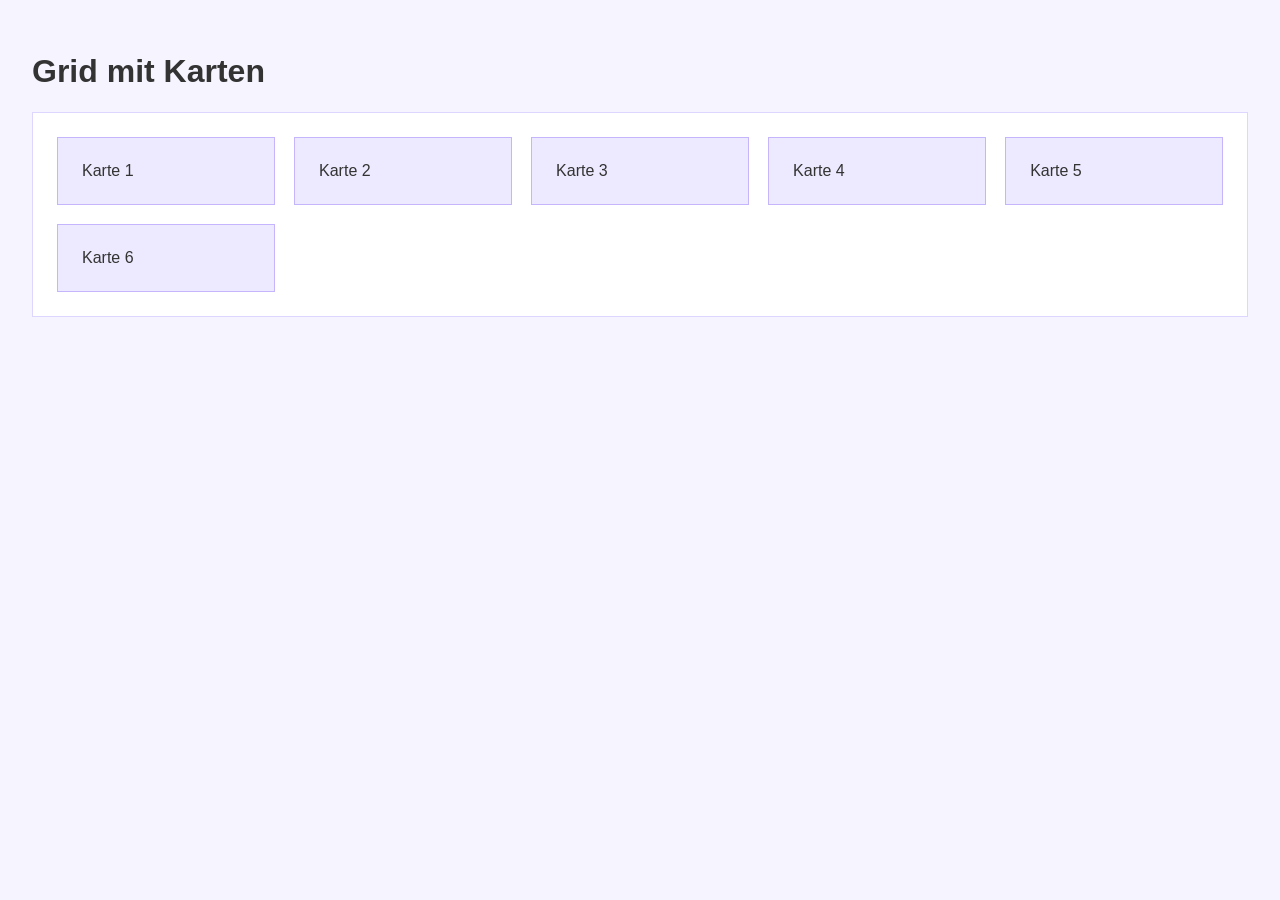
<file: 04-css-layouts/grid-card-layout.html>
<!DOCTYPE html>
<html lang="de">
  <head>
    <meta charset="UTF-8" />
    <title>Grid Kartenlayout</title>
    <style>
      body {
        font-family: Arial, sans-serif;
        margin: 0;
        padding: 2rem;
        background: #f6f5ff;
        color: #333;
      }

      .layout {
        display: grid;
        grid-template-columns: repeat(auto-fill, minmax(180px, 1fr));
        gap: 1.2rem;
        background: #fff;
        padding: 1.5rem;
        border: 1px solid #ddd6fe;
      }

      .box {
        background: #ede9fe;
        border: 1px solid #c4b5fd;
        padding: 1.5rem;
      }
    </style>
  </head>
  <!--
  Ein kartenbasiertes Layout mit Grid. Jedes Element ist eine Karte, die gleichmässig verteilt wird.

  Verwendete Techniken:
  - CSS Flexbox oder Grid (siehe CSS-Regeln im Style-Bereich)
  - Strukturierung mit semantischem HTML
  - Zentrierung, Verteilung oder responsives Layout

  Hinweis:
  Diese Seite ist Teil des CSS Layout Playgrounds für Studierende der FH Graubünden.
-->
  <body>
    <h1>Grid mit Karten</h1>
    <div class="layout">
      <div class="box">Karte 1</div>
      <div class="box">Karte 2</div>
      <div class="box">Karte 3</div>
      <div class="box">Karte 4</div>
      <div class="box">Karte 5</div>
      <div class="box">Karte 6</div>
    </div>
  </body>
</html>
</file>
<file: 06-css-zen-garden/css/style.css>
h1 {

  color: blue;

}
</file>
<file: 01-html-basics/examples/css/style.css>
body {
  margin: 0;
  min-height: 100vh;
  display: flex;
  align-items: center;
  justify-content: center;
  font-family: Arial, Helvetica, sans-serif;
  background: #f5f5f5;
  color: #333;
}

.card {
  padding: 2rem;
  max-width: 400px;
  text-align: center;
  background: #ffffff;
  border-radius: 12px;
  box-shadow: 0 10px 30px rgba(0, 0, 0, 0.08);
}

.primary-button {
  padding: 0.75rem 1.5rem;
  font-size: 1rem;
  border: none;
  border-radius: 999px;
  background: #007acc;
  color: #ffffff;
}

.primary-button:hover {
  background: #000599;
}
</file>
<file: 02-css-basics/examples/css/style.css>
/* =================================
   CSS Grundlagen - Beispiel Stylesheet
   ================================= */

/* 1. ELEMENT-SELEKTOREN
   Wirken auf alle Elemente dieses Typs */

body {
    font-family: Arial, sans-serif;
    line-height: 1.6;
    margin: 0;
    padding: 0;
    background-color: #f4f4f4;
    color: #333;
}

h1 {
    color: #2c3e50;
    font-size: 2.5rem;
}

h2 {
    color: #34495e;
    font-size: 1.8rem;
    margin-bottom: 1rem;
}

p {
    margin-bottom: 1rem;
}

ul {
    padding-left: 2rem;
}


/* 2. ID-SELEKTOREN
   Wirken auf EIN bestimmtes Element mit dieser ID */

#main-title {
    text-align: center;
    padding: 2rem;
    background: linear-gradient(135deg, #667eea 0%, #764ba2 100%);
    color: white;
    margin: 0;
}


/* 3. KLASSEN-SELEKTOREN
   Wirken auf alle Elemente mit dieser Klasse */

.nav-link {
    color: white;
    text-decoration: none;
    padding: 0.5rem 1rem;
    margin: 0 0.5rem;
    background-color: #3498db;
    border-radius: 4px;
    display: inline-block;
    transition: background-color 0.3s;
}

.nav-link:hover {
    background-color: #2980b9;
}

.card {
    background: white;
    padding: 2rem;
    margin: 2rem auto;
    max-width: 800px;
    border-radius: 8px;
    box-shadow: 0 2px 4px rgba(0, 0, 0, 0.1);
}

.card.highlight {
    border-left: 4px solid #e74c3c;
    background-color: #fff5f5;
}

.list-item {
    margin-bottom: 0.5rem;
    color: #555;
}

.box-example {
    background-color: #ecf0f1;
    padding: 20px;           /* Innenabstand */
    margin: 20px 0;          /* Außenabstand */
    border: 3px solid #3498db;  /* Rahmen */
    border-radius: 8px;
}


/* 4. STRUKTURELLE ELEMENTE */

header {
    background-color: #2c3e50;
    padding: 1rem;
    text-align: center;
}

nav {
    padding: 1rem;
    text-align: center;
    background-color: #34495e;
}

main {
    min-height: 60vh;
}

footer {
    background-color: #2c3e50;
    color: white;
    text-align: center;
    padding: 1rem;
    margin-top: 2rem;
}


/* 5. RESPONSIVE DESIGN
   Media Query für kleinere Bildschirme */

@media (max-width: 768px) {
    h1 {
        font-size: 1.8rem;
    }

    .card {
        margin: 1rem;
        padding: 1rem;
    }

    .nav-link {
        display: block;
        margin: 0.5rem auto;
        width: 80%;
    }
}
</file>
<file: 03-js-basics/examples/css/style.css>
/* JavaScript Grundlagen - Beispiel Stylesheet */

* {
    margin: 0;
    padding: 0;
    box-sizing: border-box;
}

body {
    font-family: 'Segoe UI', Tahoma, Geneva, Verdana, sans-serif;
    background: linear-gradient(135deg, #667eea 0%, #764ba2 100%);
    min-height: 100vh;
    padding: 2rem;
}

.container {
    max-width: 900px;
    margin: 0 auto;
}

header {
    text-align: center;
    color: white;
    margin-bottom: 3rem;
}

h1 {
    font-size: 3rem;
    margin-bottom: 0.5rem;
}

.subtitle {
    font-size: 1.2rem;
    opacity: 0.9;
}

.card {
    background: white;
    padding: 2rem;
    margin-bottom: 2rem;
    border-radius: 12px;
    box-shadow: 0 10px 30px rgba(0, 0, 0, 0.2);
}

.card h2 {
    color: #2c3e50;
    margin-bottom: 1rem;
    font-size: 1.5rem;
}

.card p {
    color: #555;
    margin-bottom: 1rem;
    line-height: 1.6;
}

/* Buttons */
.btn {
    background-color: #3498db;
    color: white;
    border: none;
    padding: 0.8rem 1.5rem;
    font-size: 1rem;
    border-radius: 6px;
    cursor: pointer;
    transition: all 0.3s;
    margin-right: 0.5rem;
}

.btn:hover {
    background-color: #2980b9;
    transform: translateY(-2px);
    box-shadow: 0 4px 8px rgba(0, 0, 0, 0.2);
}

.btn:active {
    transform: translateY(0);
}

.btn-primary {
    background-color: #9b59b6;
}

.btn-primary:hover {
    background-color: #8e44ad;
}

.btn-success {
    background-color: #27ae60;
}

.btn-success:hover {
    background-color: #229954;
}

.btn-warning {
    background-color: #f39c12;
}

.btn-warning:hover {
    background-color: #d68910;
}

.btn-info {
    background-color: #16a085;
}

.btn-info:hover {
    background-color: #138d75;
}

/* Input Felder */
input[type="text"] {
    padding: 0.8rem;
    font-size: 1rem;
    border: 2px solid #ddd;
    border-radius: 6px;
    margin-right: 0.5rem;
    width: 300px;
    max-width: 100%;
}

input[type="text"]:focus {
    outline: none;
    border-color: #3498db;
}

/* Click Counter */
#click-count {
    font-size: 1.5rem;
    font-weight: bold;
    color: #9b59b6;
    margin-top: 1rem;
}

/* Dynamic Text */
#dynamic-text {
    font-size: 1.2rem;
    padding: 1rem;
    background-color: #ecf0f1;
    border-radius: 6px;
    margin-bottom: 1rem;
}

/* Color Box */
.color-box {
    width: 100%;
    height: 150px;
    background-color: #3498db;
    color: white;
    display: flex;
    align-items: center;
    justify-content: center;
    font-size: 1.5rem;
    border-radius: 8px;
    margin-bottom: 1rem;
    transition: background-color 0.3s;
}

/* Greeting */
#greeting {
    font-size: 1.5rem;
    color: #16a085;
    font-weight: bold;
    margin-top: 1rem;
}

/*  Todo List */
#todo-list {
    list-style: none;
    margin-top: 1rem;
}

#todo-list li {
    padding: 0.8rem;
    background-color: #ecf0f1;
    margin-bottom: 0.5rem;
    border-radius: 6px;
    border-left: 4px solid #3498db;
}

/* Responsive */
@media (max-width: 768px) {
    body {
        padding: 1rem;
    }

    h1 {
        font-size: 2rem;
    }

    .card {
        padding: 1.5rem;
    }

    input[type="text"] {
        width: 100%;
        margin-bottom: 0.5rem;
    }

    .btn {
        width: 100%;
        margin-bottom: 0.5rem;
    }
}
</file>
<file: 05-project-museum/examples/css/style.css>
@import "resets.css";
@import "fonts.css";

:root {

  font-size: 16px;

  /*farben*/
  --bg-color: #F5F5F8;
  --text-color: #1E1E1E;
  --text-color-contrast: #EAEAEA;
  --primary: #8DA6FF;
  --secondary: #ff709d;
  --accent: #0fb082;
  --contrast: #0D1117;
  --surface: #EDEDF0;

  /*abstände*/
  --ga-large: 2rem;
  --ga-medium: 1rem;
  --ga-small: 0.5rem;

  /*schriften*/
  --f-title: 300 4rem/120% 'BitcountGrid', sans-serif;
  --f-logo: 500 2.5rem/150% 'BitcountGrid', sans-serif;
}


[data-theme="dark"] {
  --bg-color: #121216;
  --text-color: #EAEAEA;
  --text-color-contrast: #1E1E1E;
  --primary: #4452FF;
  --secondary: #FF3C7E;
  --accent: #6BEFC6;
  --contrast: #E5E7EB;
  --surface: #33353e;
}

body {
  display: flex;
  background-color: var(--bg-color);
  font-family: sans-serif;
  color: var(--text-color);
  flex-direction: column;
  min-height: 100vh;
}

.topnav {
  display: flex;
  justify-content: space-between;
  align-items: center;
  background: var(--contrast);
  opacity: 0.9;
  color: var(--text-color-contrast);
  padding: var(--ga-small) var(--ga-large);
  border-bottom: 1px solid var(--surface);
  position: sticky;
  top: 0;
  z-index: 100;
  backdrop-filter: blur(4px);

  .logo {
    font-weight: bold;
    font-size: var(--ga-large);
    font: var(--f-logo);
  }

  ul {
    display: flex;
    list-style: none;
    gap: var(--ga-medium);

    a {
      text-decoration: none;
      color: var(--primary);
      &:hover {
        color: var(--secondary);
      }
      &.active {
        font-weight: bold;
        border-bottom: 2px solid var(--primary);
      }
      &.active:hover {
        border-bottom: 2px solid var(--secondary);
      }
    }
  }
}

.hero {
    width: 100%;
    height:50vh;
    overflow: clip;
    position: relative;
    img {
      width: 100%;
      height: 100%;
      object-fit: cover;
      object-position: center;
    }
    div {
      display: flex;
      position: absolute;
      justify-content:center;
      align-items: center;
      width: 100%;
      height: 100%;
      h1 {
        font: var(--f-title);
        color: #fff9b8;
        text-align: center;
      }
    }
}


main {
  flex: 1;
  padding: var(--ga-large) var(--ga-large);
}

.card-grid {
  display: grid;
  gap: var(--ga-medium);
  grid-template-columns: repeat(auto-fit, minmax(260px, 1fr));
}

.card {
  display: flex;
  flex-direction: column;
  align-items: center;
  justify-content: space-between;
  background-color: var(--surface);
  border: 1px solid var(--contrast);
  padding: var(--ga-medium);
  text-align: center;
  box-shadow: 0 4px 6px rgba(0, 0, 0, 0.1);
  transition: transform 0.3s ease;
  &:hover {
    transform: scale(1.05);
  }
  img {
    width: 100%;
    aspect-ratio: 4 / 3;
    margin-bottom: var(--ga-medium);
    justify-content: center;
    object-fit: cover;
    object-position: center;
  }
}

.button {
  display: inline-block;
  background-color: var(--accent);
  font-size: 1rem;
  margin-top: var(--ga-medium);
  padding: var(--ga-small) var(--ga-medium);
  color: var(--text-color-contrast);
  text-decoration: none;
  border: none;
  transition: background-color 0.3s ease;
  &:hover {
    background-color: var(--secondary);
  } 
}


footer {
  display: flex;
  background: var(--surface);
  justify-content: space-between;
  align-items: center;

  border-top: 1px solid var(--contrast);
  text-align: center;
  padding: var(--ga-small) var(--ga-large);
  margin-top: auto;
  position: relative;
  .button {
    margin-top: 0rem;
  }
}


/* Ausstellungsseite */

.exhibition {
  display: flex;
  flex-direction: column;
  gap: var(--ga-large);
}

.artwork {
  display: flex;
  flex-wrap: wrap;
  gap: var(--ga-large);
  align-items: flex-start;
  padding-bottom: var(--ga-medium);
  border-bottom: var(--surface) 3px solid;
  .image, .info {
    flex: 1 1 300px;
  }
}


/* Kontaktseite */

.contact-form {
  display: flex;
  flex-direction: column;
  margin-top: var(--ga-large);
  gap: var(--ga-small);
  max-width: 600px;
  label {
    font-weight: bold;
    margin-top: var(--ga-medium);
  }

  input, textarea {
    background: var(--surface);
    color: var(--text-color);
    font-size: 1rem;
    font-family: inherit;
    padding: var(--ga-small);
    border: 1px solid var(--contrast);
    border-radius: 0.3rem;
  }

  button {
    align-self: flex-start;
  } 

  textarea {
    resize: vertical;
    min-height: 100px;
  }
}

@media (max-width: 640px) {
  :root {
    /*abstände*/
    --ga-large: 1.2rem;
    --ga-medium: 0.8rem;
    --ga-small: 0.4rem;
    
    /*schriften*/
    --f-title: 300 3rem/120% 'BitcountGrid', sans-serif;
    --f-logo: 500 1.5rem/150% 'BitcountGrid', sans-serif;
  }
}
</file>
